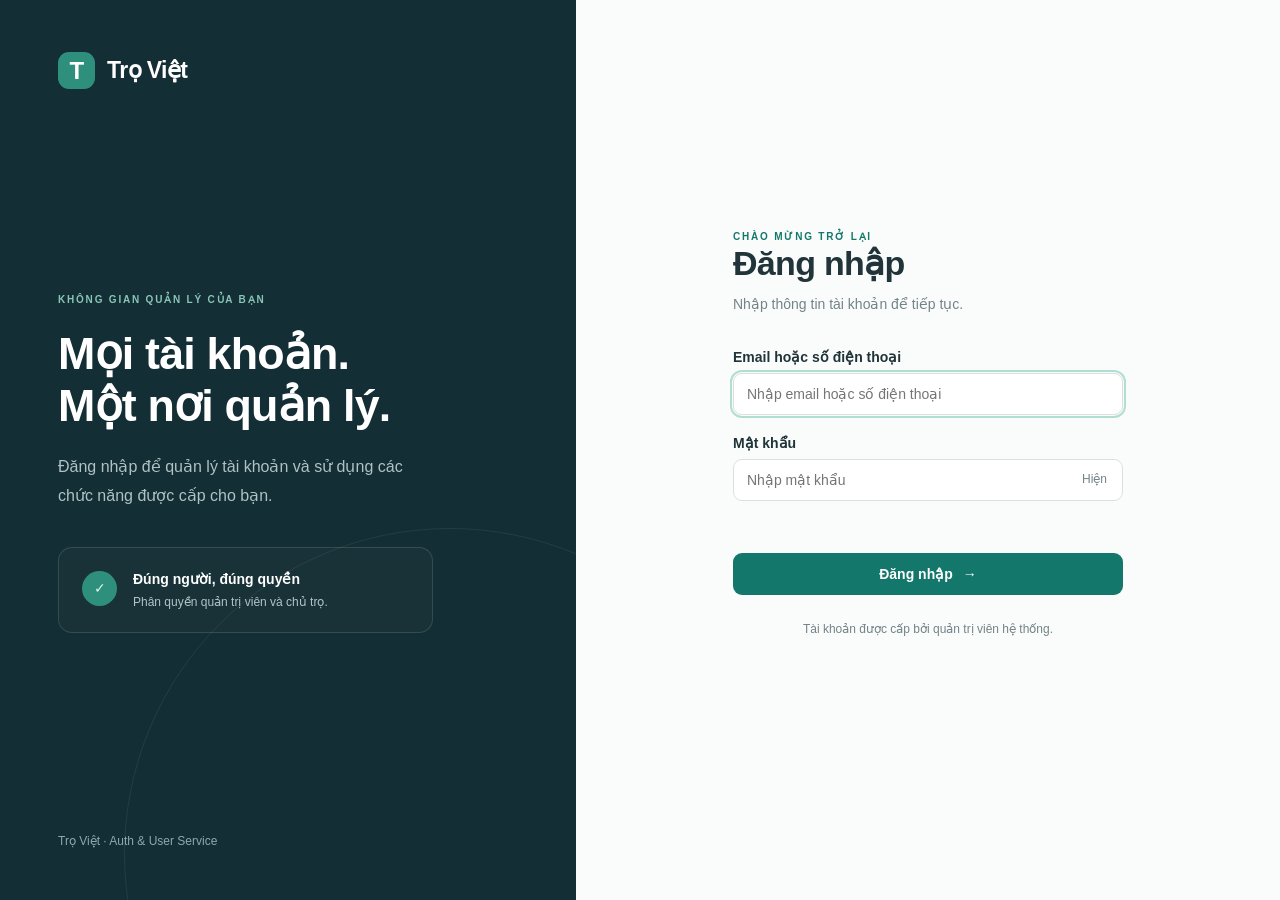
<file: static/index.html>
<!DOCTYPE html>
<html lang="vi">
<head>
  <meta charset="utf-8">
  <meta name="viewport" content="width=device-width,initial-scale=1">
  <title>Đăng nhập · Trọ Việt</title>
  <link rel="stylesheet" href="./styles.css">
  <script src="./login.js" defer></script>
</head>
<body class="login-page">
  <aside class="login-story">
    <a class="brand" href="/ui/"><span class="brand-mark">T</span>Trọ Việt</a>
    <div class="story-content"><span class="eyebrow">KHÔNG GIAN QUẢN LÝ CỦA BẠN</span>
      <h1>Mọi tài khoản.<br>Một nơi quản lý.</h1>
      <p>Đăng nhập để quản lý tài khoản và sử dụng các chức năng được cấp cho bạn.</p>
      <div class="story-card"><span class="story-icon">✓</span><div><strong>Đúng người, đúng quyền</strong><p>Phân quyền quản trị viên và chủ trọ.</p></div></div>
    </div>
    <p class="story-footer">Trọ Việt · Auth & User Service</p>
  </aside>
  <main class="login-main">
    <div class="login-box"><span class="eyebrow">CHÀO MỪNG TRỞ LẠI</span>
      <h2>Đăng nhập</h2><p class="muted">Nhập thông tin tài khoản để tiếp tục.</p>
      <form id="login-form">
        <label for="identifier">Email hoặc số điện thoại</label>
        <input id="identifier" name="identifier" type="text" maxlength="255" autocomplete="username" placeholder="Nhập email hoặc số điện thoại" required autofocus>
        <label for="password">Mật khẩu</label>
        <div class="password-field"><input id="password" name="password" type="password" maxlength="128" autocomplete="current-password" placeholder="Nhập mật khẩu" required><button type="button" id="show-password" class="password-toggle" aria-label="Hiện mật khẩu" aria-pressed="false">Hiện</button></div>
        <p id="message" class="form-message" role="status" aria-live="polite"></p>
        <button id="login-button" class="primary full" type="submit">Đăng nhập <span aria-hidden="true">→</span></button>
      </form>
      <p class="login-note">Tài khoản được cấp bởi quản trị viên hệ thống.</p>
    </div>
  </main>
</body>
</html>
</file>
<file: static/styles.css>
:root{--navy:#142e35;--teal:#13786b;--teal-light:#e8f5f1;--text:#20343a;--muted:#738388;--border:#e3e9e8;--bg:#f5f7f7;--red:#b64040;--amber:#a16918;font-family:Inter,'Segoe UI',Arial,sans-serif;color:var(--text);font-size:14px}*{box-sizing:border-box}body{margin:0}button,input,select,textarea{font:inherit}button{cursor:pointer;transition:background .15s,opacity .15s}button:disabled{opacity:.45;cursor:default}input,select{width:100%;border:1px solid #d9e1df;border-radius:9px;padding:12px 13px;background:#fff;color:var(--text)}input:focus,select:focus{outline:2px solid #b2ddd2;outline-offset:1px}label{display:block;font-weight:600;margin:20px 0 8px}button:focus-visible,a:focus-visible{outline:3px solid #72b5a5;outline-offset:3px}h1,h2,p{margin-top:0}h1{font-size:30px;font-weight:650;letter-spacing:-.8px;margin-bottom:12px}h2{font-size:19px;margin-bottom:0}.muted{color:var(--muted);line-height:1.6}.eyebrow{font-size:10px;letter-spacing:1.8px;font-weight:700;color:var(--teal);margin-bottom:14px}.primary,.outline,.danger{border-radius:9px;padding:12px 17px;border:1px solid transparent;font-weight:600;display:inline-flex;justify-content:center;align-items:center;gap:10px;white-space:nowrap}.primary{background:var(--teal);color:white}.primary:hover{background:#106658}.outline{background:white;border-color:var(--border);color:var(--text)}.outline:hover{background:#f1f5f4}.danger{background:var(--red);color:white}.full{width:100%}.text-button{border:0;background:transparent;color:var(--teal);padding:8px}.brand{display:flex;align-items:center;gap:12px;font-size:23px;font-weight:650;text-decoration:none;color:inherit;letter-spacing:-.6px}.brand-mark{display:grid;place-items:center;background:#2f8f7d;color:white;width:37px;height:37px;border-radius:11px;font-size:24px}.form-message{color:var(--red);font-size:13px;line-height:1.55;min-height:20px;margin:16px 0;overflow-wrap:anywhere}.sr-only{position:absolute;width:1px;height:1px;padding:0;overflow:hidden;clip:rect(0,0,0,0);white-space:nowrap;border:0}[hidden]{display:none!important}
/* Đăng nhập */
.login-page{min-height:100vh;display:grid;grid-template-columns:45% 55%}.login-story{background:var(--navy);color:white;padding:52px 58px;display:flex;flex-direction:column;justify-content:space-between;position:relative;overflow:hidden}.login-story:after{content:'';position:absolute;right:-200px;bottom:-280px;width:650px;height:650px;border:1px solid #ffffff12;border-radius:50%;pointer-events:none}.story-content{padding:70px 0}.story-content .eyebrow{color:#88c5b6}.story-content h1{font-size:clamp(34px,3.5vw,54px);line-height:1.15;margin:22px 0}.story-content>p{max-width:360px;color:#afc2c5;line-height:1.8;font-size:16px}.story-card{border:1px solid #ffffff20;background:#ffffff05;padding:23px;border-radius:14px;display:flex;gap:16px;max-width:375px;margin-top:36px}.story-icon{display:grid;place-items:center;width:35px;height:35px;flex-shrink:0;border-radius:50%;background:#2f8f7d;color:#d8f5eb}.story-card strong{font-size:14px}.story-card p{color:#b1c5c7;margin:8px 0 0;font-size:12px}.story-footer{color:#90a8ab;font-size:12px;margin:0}.login-main{display:grid;place-items:center;background:#fafcfb;padding:40px}.login-box{width:100%;max-width:390px}.login-box h2{font-size:34px;letter-spacing:-.7px;margin-bottom:10px}.login-box>p{margin-bottom:34px}.password-field{position:relative}.password-field input{padding-right:64px}.password-toggle{position:absolute;right:6px;top:6px;padding:7px 10px;border:0;background:transparent;color:var(--muted);font-size:12px}.login-note{color:var(--muted);text-align:center;font-size:12px;line-height:1.6;margin:25px 0 0}
/* Không gian quản trị */
.dashboard{background:var(--bg);display:flex;min-height:100vh}.sidebar{background:var(--navy);width:240px;flex-shrink:0;color:white;padding:34px 22px;position:fixed;inset:0 auto 0 0;display:flex;flex-direction:column}.sidebar .brand{margin:0 10px 50px}.nav-label{font-size:9px;font-weight:600;letter-spacing:1.6px;color:#8bacae;margin:0 14px 14px}.nav-item{border:0;background:transparent;border-radius:9px;color:#adc4c7;text-align:left;display:flex;align-items:center;gap:12px;padding:14px;margin-bottom:6px;font-size:13px}.nav-item span{font-size:20px;width:22px;text-align:center}.nav-item.active{background:#23464b;color:#fff}.nav-item:hover{background:#23464b}.sidebar-bottom{margin-top:auto;display:flex;align-items:center;gap:12px;padding:20px 6px 0;border-top:1px solid #ffffff18}.avatar{width:36px;height:36px;border-radius:50%;display:grid;place-items:center;background:#34575a;color:#d7eeea;flex-shrink:0;font-size:12px}.sidebar-bottom strong{font-size:12px;display:block;max-width:135px;overflow:hidden;text-overflow:ellipsis;white-space:nowrap}.sidebar-bottom small{display:block;color:#9bb7bb;font-size:10px;margin-top:6px}.workspace{margin-left:240px;width:calc(100% - 240px);display:flex;flex-direction:column}.topbar{height:82px;background:#fff;border-bottom:1px solid var(--border);padding:0 40px;display:flex;align-items:center;justify-content:space-between;color:var(--muted);font-size:12px}.topbar .outline{padding:9px 14px;font-size:12px}.workspace main{padding:35px 40px;flex:1;max-width:1550px;width:100%;margin:auto}.page-heading{display:flex;justify-content:space-between;align-items:center;gap:20px;margin-bottom:26px}.page-heading .muted{margin:0;font-size:13px}.page-heading .eyebrow{margin-bottom:10px}.stats{display:grid;grid-template-columns:repeat(5,minmax(0,1fr));gap:15px;margin-bottom:26px}.stats article{background:#fff;border:1px solid var(--border);border-radius:12px;padding:22px}.stats article span{display:block;color:var(--muted);font-size:12px}.stats article strong{display:block;font-size:32px;font-weight:600;margin:12px 0;letter-spacing:-1px}.stats article small{color:#97a5a7;font-size:10px}.green{color:var(--teal)}.amber{color:var(--amber)}.panel{background:white;border:1px solid var(--border);border-radius:13px;overflow:hidden}.panel-heading{display:flex;align-items:center;justify-content:space-between;padding:22px 24px 12px}.panel-heading h2{font-size:16px}.filters{display:flex;align-items:center;gap:10px;padding:12px 24px 22px}.filters select{width:165px;padding:10px 12px;font-size:12px}.filters .search{flex:1}.filters input{padding:10px 12px;font-size:12px}.filters button{padding:10px 13px;font-size:12px}.table-wrap{overflow-x:auto}table{width:100%;min-width:850px;border-collapse:collapse;font-size:12px}th{text-align:left;background:#f8faf9;color:#849599;font-size:9px;letter-spacing:.8px;font-weight:600;padding:15px 22px;border-top:1px solid var(--border);white-space:nowrap}td{padding:19px 22px;border-bottom:1px solid #edf1f0;vertical-align:middle}tbody tr:hover{background:#fafcfb}.person{display:flex;gap:11px;align-items:center}.person strong{display:block;font-weight:600;font-size:12px}.person small,.contact small{display:block;color:var(--muted);font-size:10px;margin-top:6px}.person .avatar{background:#ebf3f0;color:var(--teal)}.contact{overflow-wrap:anywhere}.badge{display:inline-flex;align-items:center;gap:6px;padding:6px 9px;border-radius:6px;background:#eef2f5;color:#56707f;font-size:10px;white-space:nowrap}.badge.active{background:var(--teal-light);color:var(--teal)}.badge.locked{background:#fff5e5;color:var(--amber)}.badge.admin{background:#eef0fa;color:#5b65a0}.row-actions{display:flex;gap:5px;white-space:nowrap}.action-button{background:transparent;border:1px solid var(--border);border-radius:6px;padding:6px 8px;color:#587174;font-size:11px}.action-button.delete{color:var(--red)}.pagination{display:flex;align-items:center;justify-content:space-between;padding:18px 24px;font-size:11px;color:var(--muted)}.pagination>div{display:flex;align-items:center;gap:12px}.pagination button{font-size:11px;padding:8px 11px}.empty-state{text-align:center;color:var(--muted);padding:28px;margin:0}.empty-state:empty{display:none}.banner{border:1px solid #e6c7c3;border-radius:9px;background:#fff3f1;color:var(--red);padding:13px 17px;line-height:1.6}.banner.success{border-color:#c0ded4;color:var(--teal);background:#edf8f3}.app-footer{font-size:10px;color:#8ea0a2;padding:16px 40px;border-top:1px solid var(--border)}.profile-panel{padding:30px;max-width:800px}.detail-grid{display:grid;grid-template-columns:140px minmax(0,1fr);gap:18px 24px;line-height:1.5;font-size:13px}.detail-grid dt{color:var(--muted)}.detail-grid dd{margin:0;overflow-wrap:anywhere}.icon-button{border:0;background:transparent;font-size:18px;color:var(--muted);padding:6px}
/* Hộp thoại */
dialog{border:1px solid var(--border);border-radius:16px;padding:28px;width:min(520px,calc(100vw - 32px));max-height:90vh;overflow:auto;box-shadow:0 24px 100px #142e3529;color:var(--text)}dialog::backdrop{background:#142e3566;backdrop-filter:blur(2px)}.dialog-heading{display:flex;align-items:center;justify-content:space-between;gap:16px;margin-bottom:20px}.dialog-heading .eyebrow{margin-bottom:7px}.dialog-actions{display:flex;justify-content:flex-end;gap:10px;border-top:1px solid var(--border);padding-top:20px;margin-top:20px}.form-columns{display:grid;grid-template-columns:1fr 1fr;gap:15px}dialog small{display:block;margin-top:7px;font-size:11px}
@media(min-width:1500px){.login-story{padding:65px 90px}.workspace main{padding:45px 55px}}@media(max-width:1100px){.sidebar{width:210px;padding:28px 15px}.workspace{margin-left:210px;width:calc(100% - 210px)}.workspace main{padding:28px 22px}.stats{grid-template-columns:repeat(3,1fr)}.stats article{padding:18px}.filters{flex-wrap:wrap}.filters .search{flex-basis:100%}.topbar{padding:0 22px}.row-actions{flex-wrap:wrap;min-width:160px}.login-story{padding:40px 32px}}@media(max-width:700px){.login-page{grid-template-columns:1fr}.login-story{padding:22px 28px}.story-content,.story-footer{display:none}.login-main{padding:45px 24px;align-items:start}.dashboard{display:block}.sidebar{position:static;width:100%;padding:16px 20px;flex-direction:row;align-items:center;gap:10px;flex-wrap:wrap}.sidebar .brand{margin:0 auto 0 0;font-size:19px}.sidebar .brand-mark{width:31px;height:31px}.nav-label,.sidebar-bottom{display:none}.nav-item{margin:0;padding:9px;font-size:11px}.nav-item span{display:none}.workspace{margin:0;width:100%}.topbar{height:64px}.workspace main{padding:25px 16px}.page-heading{align-items:flex-start;flex-direction:column}h1{font-size:25px}.stats{grid-template-columns:repeat(2,1fr);gap:10px}.stats article strong{font-size:26px}.filters{padding:15px}.filters select{flex:1;min-width:120px}.panel-heading{padding:18px 15px 5px}td,th{padding:14px}.pagination{padding:14px;gap:10px;flex-wrap:wrap}.detail-grid{grid-template-columns:100px minmax(0,1fr);gap:14px}.profile-panel{padding:20px}.app-footer{padding:16px}.form-columns{grid-template-columns:1fr}dialog{padding:22px}}
</file>
